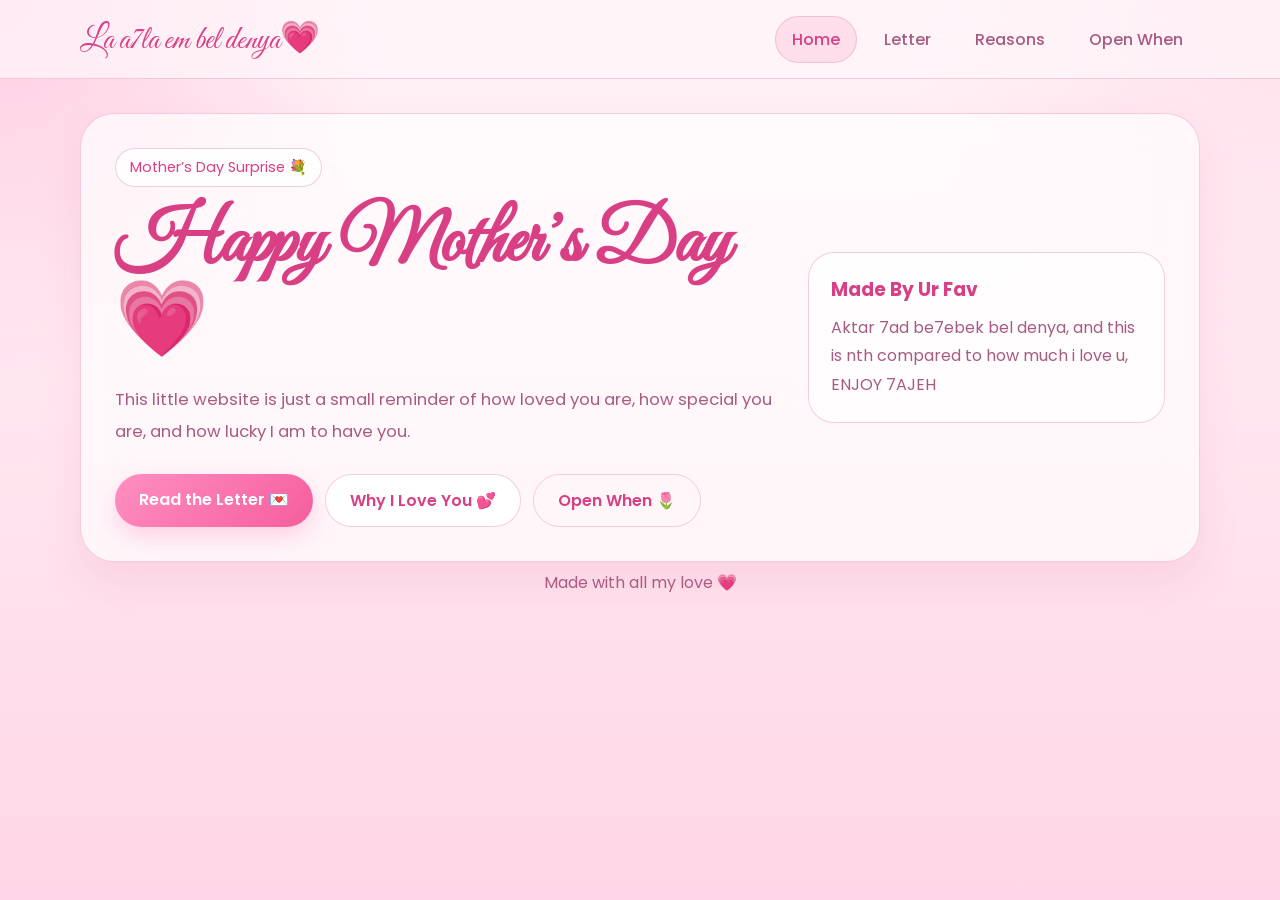
<file: index.html>
<!DOCTYPE html>
<html lang="en">
<head>
  <meta charset="UTF-8" />
  <meta name="viewport" content="width=device-width, initial-scale=1.0" />
  <title>For My Mom 💗</title>
  <link rel="preconnect" href="https://fonts.googleapis.com">
  <link rel="preconnect" href="https://fonts.gstatic.com" crossorigin>
  <link href="https://fonts.googleapis.com/css2?family=Great+Vibes&family=Poppins:wght@300;400;500;600;700&display=swap" rel="stylesheet">
  <link rel="stylesheet" href="styles.css" />
</head>
<body>
  <div class="hearts"></div>

  <header class="topbar">
    <div class="wrap nav">
      <div class="logo">La a7la em bel denya💗</div>
      <div class="nav-links">
        <a class="pill" href="index.html">Home</a>
        <a class="pill" href="letter.html">Letter</a>
        <a class="pill" href="reasons.html">Reasons</a>
        <a class="pill" href="openwhen.html">Open When</a>
      </div>
    </div>
  </header>

  <main class="wrap">
    <section class="hero glass reveal">
      <div class="hero-text">
        <p class="badge">Mother’s Day Surprise 💐</p>
        <h1>Happy Mother’s Day💗</h1>
        <p class="sub">
          This little website is just a small reminder of how loved you are,
          how special you are, and how lucky I am to have you.
        </p>

        <div class="btn-row">
          <a class="btn primary" href="letter.html">Read the Letter 💌</a>
          <a class="btn" href="reasons.html">Why I Love You 💕</a>
          <a class="btn ghost" href="openwhen.html">Open When 🌷</a>
        </div>
      </div>

      <div class="hero-side">
        <div class="mini-box">
          <h3>Made By Ur Fav</h3>
          <p>
            Aktar 7ad be7ebek bel denya, and this is nth compared to how much i love u, ENJOY 7AJEH
            
          </p>
        </div>
      </div>
    </section>


    <p class="foot">Made with all my love 💗</p>
  </main>

  <script src="app.js"></script>
</body>
</html>
</file>
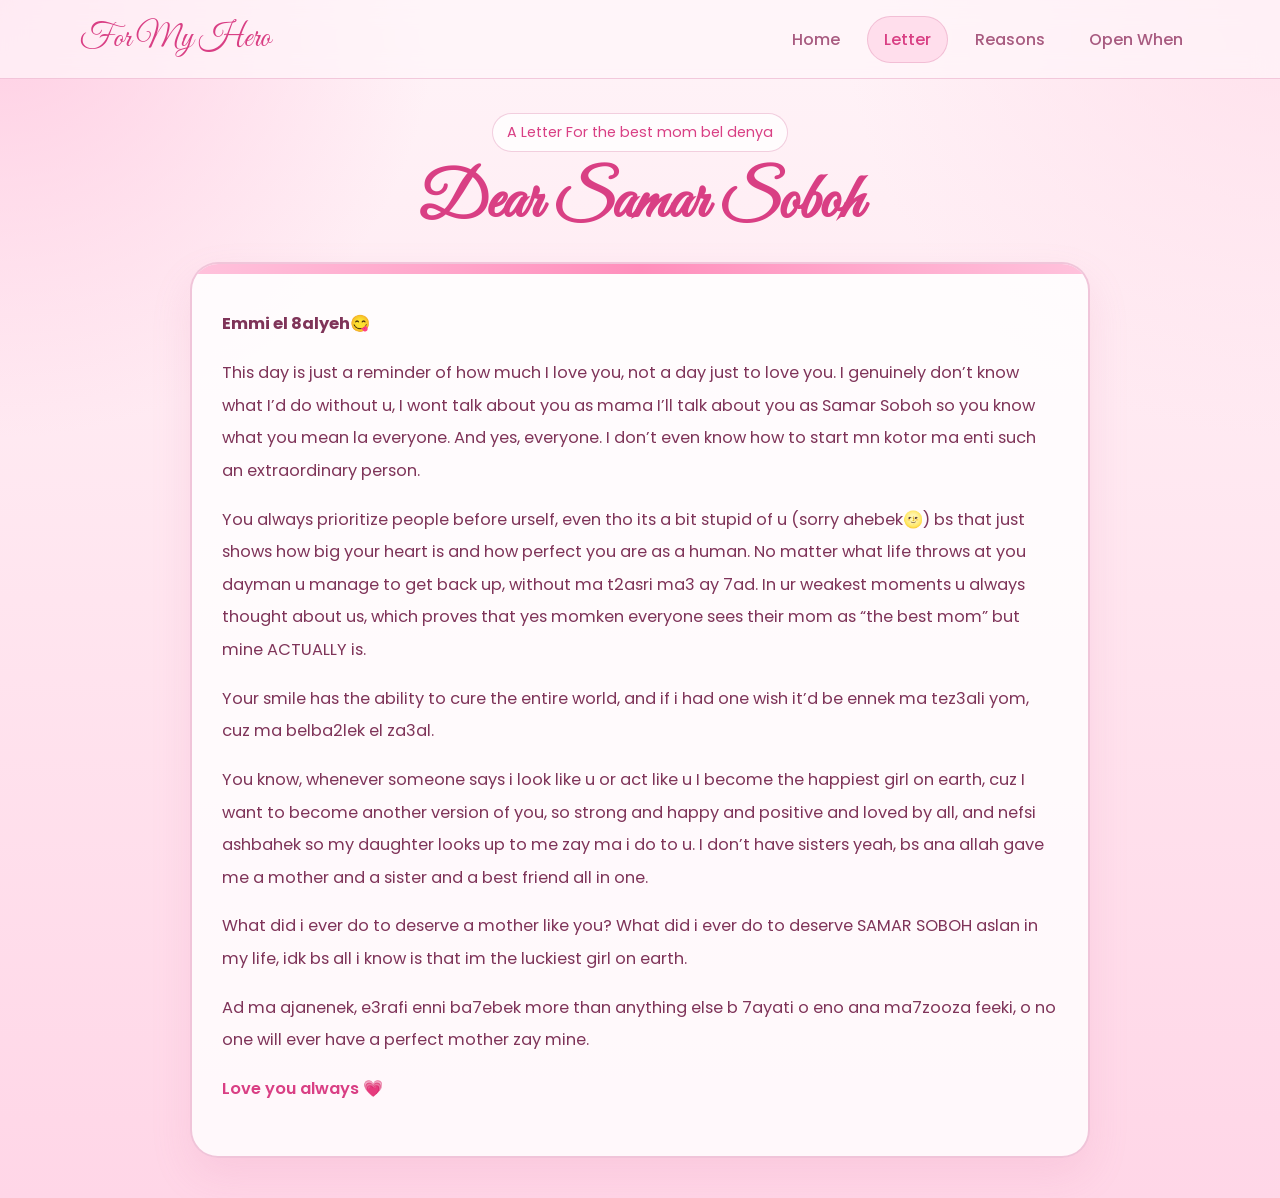
<file: letter.html>
<!DOCTYPE html>
<html lang="en">
<head>
  <meta charset="UTF-8" />
  <meta name="viewport" content="width=device-width, initial-scale=1.0" />
  <title>Letter 💌</title>
  <link rel="preconnect" href="https://fonts.googleapis.com">
  <link rel="preconnect" href="https://fonts.gstatic.com" crossorigin>
  <link href="https://fonts.googleapis.com/css2?family=Great+Vibes&family=Poppins:wght@300;400;500;600;700&display=swap" rel="stylesheet">
  <link rel="stylesheet" href="styles.css" />
</head>
<body>
  <div class="hearts"></div>

  <header class="topbar">
    <div class="wrap nav">
      <div class="logo">For My Hero</div>
      <div class="nav-links">
        <a class="pill" href="index.html">Home</a>
        <a class="pill" href="letter.html">Letter</a>
        <a class="pill" href="reasons.html">Reasons</a>
        <a class="pill" href="openwhen.html">Open When</a>
      </div>
    </div>
  </header>

  <main class="wrap">
    <section class="page-head reveal">
      <p class="badge">A Letter For the best mom bel denya</p>
      <h1 class="page-title">Dear Samar Soboh</h1>
    </section>

    <section class="letter-shell reveal delay1">
      <div class="letter-paper">
        <div class="letter-divider"></div>

        <div class="letter-content">
          <p><strong>Emmi el 8alyeh😋</strong></p>

          <p>
            This day is just a reminder of how much I love you, not a day just to love you.
            I genuinely don’t know what I’d do without u, I wont talk about you as mama I’ll talk
            about you as Samar Soboh so you know what you mean la everyone. And yes, everyone.
            I don’t even know how to start mn kotor ma enti such an extraordinary person.
          </p>

          <p>
            You always prioritize people before urself, even tho its a bit stupid of u
            (sorry ahebek🌝) bs that just shows how big your heart is and how perfect you are
            as a human. No matter what life throws at you dayman u manage to get back up,
            without ma t2asri ma3 ay 7ad. In ur weakest moments u always thought about us,
            which proves that yes momken everyone sees their mom as “the best mom” but mine ACTUALLY is.
          </p>

          <p>
            Your smile has the ability to cure the entire world, and if i had one wish it’d
            be ennek ma tez3ali yom, cuz ma belba2lek el za3al.
          </p>

          <p>
            You know, whenever someone says i look like u or act like u I become the happiest girl
            on earth, cuz I want to become another version of you, so strong and happy and positive
            and loved by all, and nefsi ashbahek so my daughter looks up to me zay ma i do to u.
            I don’t have sisters yeah, bs ana allah gave me a mother and a sister and a best friend all in one.
          </p>

          <p>
            What did i ever do to deserve a mother like you? What did i ever do to deserve
            SAMAR SOBOH aslan in my life, idk bs all i know is that im the luckiest girl on earth.
          </p>

          <p>
            Ad ma ajanenek, e3rafi enni ba7ebek more than anything else b 7ayati o eno ana ma7zooza feeki,
            o no one will ever have a perfect mother zay mine.
          </p>

          <p class="signature">Love you always 💗</p>
        </div>
      </div>
    </section>
  </main>

  <script src="app.js"></script>
</body>
</html>
</file>
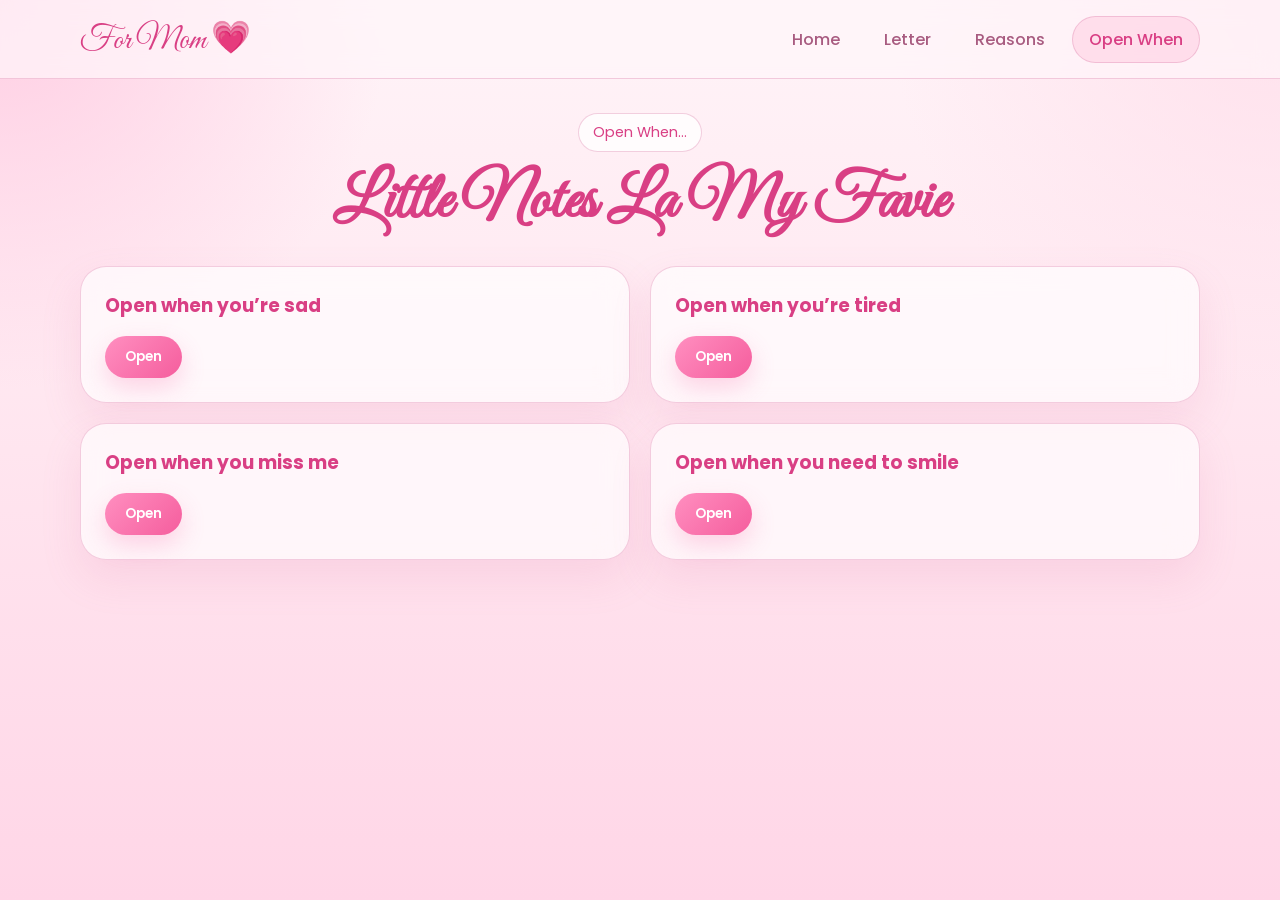
<file: openwhen.html>
<!DOCTYPE html>
<html lang="en">
<head>
  <meta charset="UTF-8" />
  <meta name="viewport" content="width=device-width, initial-scale=1.0" />
  <title>Open When 🌷</title>
  <link rel="preconnect" href="https://fonts.googleapis.com">
  <link rel="preconnect" href="https://fonts.gstatic.com" crossorigin>
  <link href="https://fonts.googleapis.com/css2?family=Great+Vibes&family=Poppins:wght@300;400;500;600;700&display=swap" rel="stylesheet">
  <link rel="stylesheet" href="styles.css" />
</head>
<body>
  <div class="hearts"></div>

  <header class="topbar">
    <div class="wrap nav">
      <div class="logo">For Mom 💗</div>
      <div class="nav-links">
        <a class="pill" href="index.html">Home</a>
        <a class="pill" href="letter.html">Letter</a>
        <a class="pill" href="reasons.html">Reasons</a>
        <a class="pill" href="openwhen.html">Open When</a>
      </div>
    </div>
  </header>

  <main class="wrap">
    <section class="page-head reveal">
      <p class="badge">Open When...</p>
      <h1 class="page-title">Little Notes La My Favie</h1>
    </section>

    <section class="open-grid reveal delay1">
      <div class="open-card glass">
        <h3>Open when you’re sad</h3>
        <button class="btn primary small-btn" onclick="toggleMessage('sadMessage')">Open</button>
        <div class="hidden-message" id="sadMessage">
          Hi my gorgeous mother, leh za3laneh???? Excuse me ma’am I said it before and I’ll say it again, enti ma belba2lek el za3allllll. Law shu ma ekoon el sabab, ensi. What do i always tell u? PROTECT UR PEACEEEEE. Go wash up ur face, and put makeup on cuz thats what calms u down😋 o ta3i netla3 njeeb akel cuz eno zaina bet7eb el akel☺️☺️. 2OOMI 7AJEH LESA ZA3LANEH 2AL, 3ndek a daughter that loves u…and food🌝 SO YALLAH T3I LETS DO SMTH TGHR SEEBIK MN EL DENYA KOLHA.
        </div>
      </div>

      <div class="open-card glass">
        <h3>Open when you’re tired</h3>
        <button class="btn primary small-btn" onclick="toggleMessage('tiredMessage')">Open</button>
        <div class="hidden-message" id="tiredMessage">
          Mmmmmm ur tired? I wont tell you not to be, it’s your right and it’s valid. Bs let me remind u meen my mom. My mom is someone elli marrat b kolshi bel denya, o edrat terja3 twa2ef 3ala rejleeha again and smile regardless. Yk if someone else went thru 1% of what u did they would’ve been in therapy istg, yet here u are the most incredible woman i’ve ever met. It’s okay to be tired, bs just know everything will pass, fa smile thru it. YOUR DAUGHTER LOVES UUUUU
        </div>
      </div>

      <div class="open-card glass">
        <h3>Open when you miss me</h3>
        <button class="btn primary small-btn" onclick="toggleMessage('missMessage')">Open</button>
        <div class="hidden-message" id="missMessage">
          U MISS ME? Leh ana wen halla2?😂😂 ELMOHEM, Regardless eza we’re fighting or ana bel moon rn I MISS U MOREEEEEE. Hahahahaha kont lamma az3al mnek anam 3nd teta o astanna ur “i miss u” msg zay a desperate ex😂😂😂😂. Elmohem, e3rafi ur daughter loves u more than herself kaman o akeed she misses u more halla2, o t5afeesh 3alay eza im on the moon rn mathalan FESH GRAVITY HERE OMLLL HAHAHAHAHAH OKAYOKAY 5LS BEKAFFI HABAL. Bs wallah jd mosh 7elo? 5ls ba7jezelna you tickets to the moon why not, fekra sa7?
        </div>
      </div>

      <div class="open-card glass">
        <h3>Open when you need to smile</h3>
        <button class="btn primary small-btn" onclick="toggleMessage('smileMessage')">Open</button>
        <div class="hidden-message" id="smileMessage">
          Ana ba2ollek what to do, “Zaina Hasan” ur smiling now sa7? Cuz ana aslan my name alone will make ur day and make u smile😎 la bamza7 lemme tell u a joke. Why did the chicken cross the road? TO GET TO THE OTHER SIDE BAHAHAHAHAHAHAHHAHAH. Tayeb balash, why did the banana go to the hospital? CUZ IT WASNT FEELING WELL AHAHAHHSHAHAHSHAH. Mo 7elweh? 5ls ana ba2ollek hay ra7 tofroti 3aleaha, lesh el egg kanat tshok b zojha? LA2ENHA SHAKSHOOKA HAHAHAHAHAHAHHA. I SEE THAT SMILE I SEE THAT SMILE, AYWA HEK aslan b3rf my jokes are amazing😋 KEEP THAT SMILE ONNNN LABE2TELLEK KTEER, I LOVE UUU.
        </div>
      </div>
    </section>
  </main>

  <script src="app.js"></script>
</body>
</html>
</file>
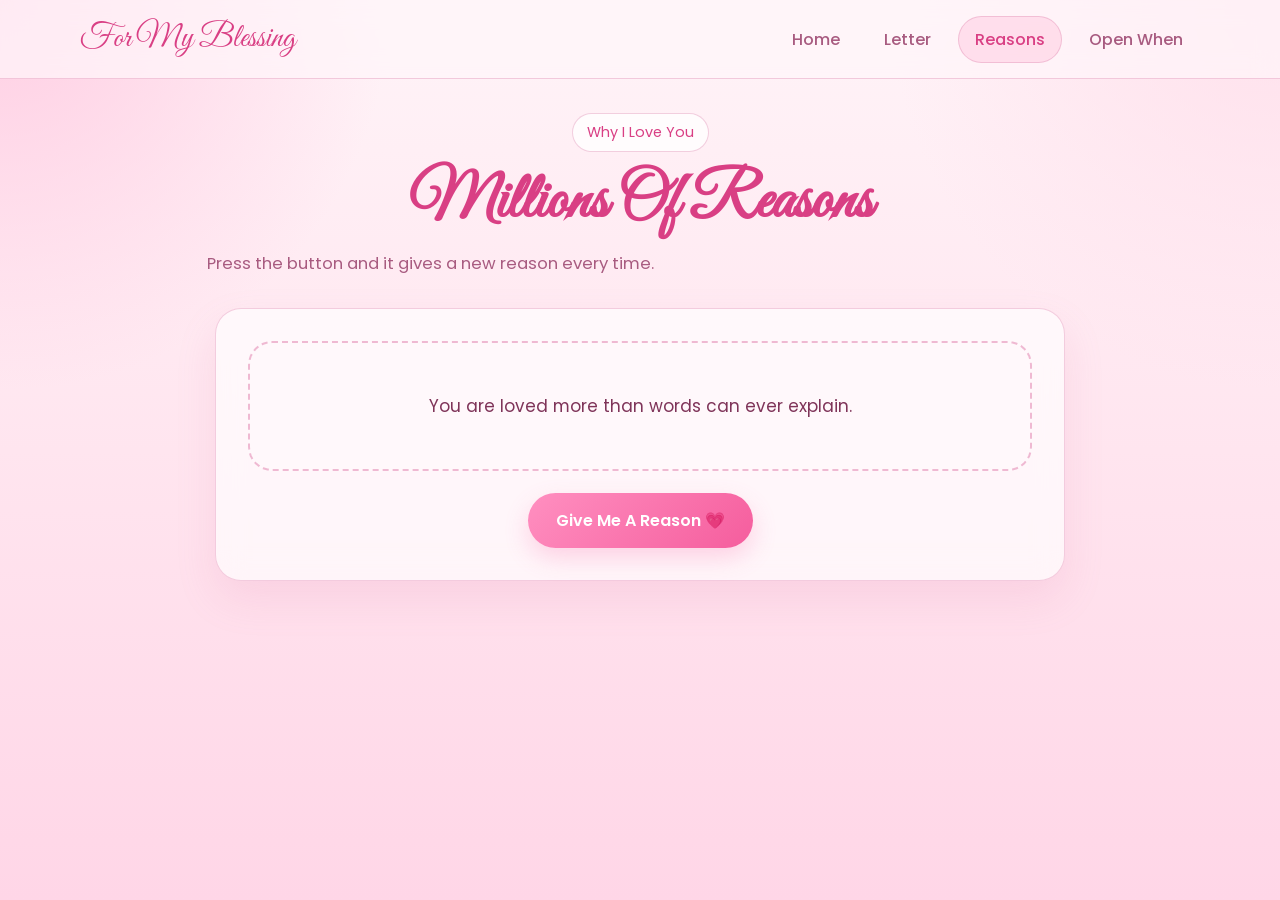
<file: reasons.html>
<!DOCTYPE html>
<html lang="en">
<head>
  <meta charset="UTF-8" />
  <meta name="viewport" content="width=device-width, initial-scale=1.0" />
  <title>Reasons 💕</title>
  <link rel="preconnect" href="https://fonts.googleapis.com">
  <link rel="preconnect" href="https://fonts.gstatic.com" crossorigin>
  <link href="https://fonts.googleapis.com/css2?family=Great+Vibes&family=Poppins:wght@300;400;500;600;700&display=swap" rel="stylesheet">
  <link rel="stylesheet" href="styles.css" />
</head>
<body>
  <div class="hearts"></div>

  <header class="topbar">
    <div class="wrap nav">
      <div class="logo">For My Blessing</div>
      <div class="nav-links">
        <a class="pill" href="index.html">Home</a>
        <a class="pill" href="letter.html">Letter</a>
        <a class="pill" href="reasons.html">Reasons</a>
        <a class="pill" href="openwhen.html">Open When</a>
      </div>
    </div>
  </header>

  <main class="wrap">
    <section class="page-head reveal">
      <p class="badge">Why I Love You</p>
      <h1 class="page-title">Millions Of Reasons</h1>
      <p class="sub center-sub">Press the button and it gives a new reason every time.</p>
    </section>

    <section class="reason-card glass reveal delay1">
      <div class="reason-output" id="reasonOutput">
        You are loved more than words can ever explain.
      </div>

      <button id="reasonBtn" class="btn primary big-btn">Give Me A Reason 💗</button>
    </section>
  </main>

  <script src="app.js"></script>
</body>
</html>
</file>
<file: styles.css>
:root {
  --bg1: #fff4f8;
  --bg2: #ffe5ef;
  --bg3: #ffd6e7;
  --pink: #ff5ca8;
  --pink-dark: #d93f84;
  --pink-soft: #fff8fb;
  --text: #7f3459;
  --muted: #a85b80;
  --line: rgba(226, 149, 185, 0.45);
  --glass: rgba(255, 255, 255, 0.68);
  --shadow: 0 18px 40px rgba(222, 115, 160, 0.14);
}

* {
  margin: 0;
  padding: 0;
  box-sizing: border-box;
}

html {
  scroll-behavior: smooth;
}

body {
  font-family: "Poppins", sans-serif;
  color: var(--text);
  min-height: 100vh;
  overflow-x: hidden;
  background:
    radial-gradient(circle at top left, rgba(255, 199, 223, 0.85), transparent 25%),
    radial-gradient(circle at top right, rgba(255, 220, 233, 0.8), transparent 25%),
    linear-gradient(180deg, var(--bg1), var(--bg2), var(--bg3));
  position: relative;
}

/* floating hearts */
.hearts {
  position: fixed;
  inset: 0;
  overflow: hidden;
  pointer-events: none;
  z-index: 0;
}

.heart {
  position: absolute;
  transform: rotate(45deg);
  border-radius: 2px;
  animation: floatUp linear forwards;
}

.heart::before,
.heart::after {
  content: "";
  position: absolute;
  width: 100%;
  height: 100%;
  background: inherit;
  border-radius: 50%;
}

.heart::before {
  top: -50%;
  left: 0;
}

.heart::after {
  top: 0;
  left: -50%;
}

@keyframes floatUp {
  0% {
    transform: translateY(0) rotate(45deg);
    opacity: 0;
  }
  10% {
    opacity: 1;
  }
  100% {
    transform: translateY(-120vh) rotate(45deg);
    opacity: 0;
  }
}

.wrap {
  width: min(1120px, 92%);
  margin: 0 auto;
  position: relative;
  z-index: 1;
}

.topbar {
  position: sticky;
  top: 0;
  z-index: 10;
  backdrop-filter: blur(12px);
  background: rgba(255, 246, 250, 0.72);
  border-bottom: 1px solid var(--line);
}

.nav {
  min-height: 78px;
  display: flex;
  align-items: center;
  justify-content: space-between;
  gap: 18px;
  flex-wrap: wrap;
}

.logo {
  font-family: "Great Vibes", cursive;
  font-size: 2rem;
  color: var(--pink-dark);
}

.nav-links {
  display: flex;
  gap: 10px;
  flex-wrap: wrap;
}

.pill {
  text-decoration: none;
  color: var(--muted);
  padding: 10px 16px;
  border-radius: 999px;
  font-weight: 500;
  border: 1px solid transparent;
  transition: 0.25s ease;
}

.pill:hover,
.pill.active {
  background: rgba(255, 214, 231, 0.72);
  border-color: var(--line);
  color: var(--pink-dark);
}

.glass {
  background: var(--glass);
  backdrop-filter: blur(14px);
  border: 1.5px solid rgba(233, 168, 198, 0.55);
  box-shadow: var(--shadow);
}

.hero {
  margin-top: 34px;
  border-radius: 34px;
  padding: 34px;
  display: grid;
  grid-template-columns: 1.5fr 0.8fr;
  gap: 24px;
  align-items: center;
}

.badge {
  display: inline-block;
  padding: 8px 14px;
  border-radius: 999px;
  background: rgba(255, 255, 255, 0.8);
  border: 1px solid var(--line);
  font-size: 0.9rem;
  color: var(--pink-dark);
  margin-bottom: 16px;
}

.hero h1,
.page-title {
  font-family: "Great Vibes", cursive;
  color: var(--pink-dark);
  line-height: 1.1;
}

.hero h1 {
  font-size: 4.7rem;
  margin-bottom: 16px;
}

.sub {
  font-size: 1.04rem;
  line-height: 1.9;
  color: var(--muted);
  max-width: 700px;
}

.center-sub {
  text-align: center;
  margin-top: 10px;
}

.btn-row {
  display: flex;
  gap: 12px;
  flex-wrap: wrap;
  margin-top: 26px;
}

.btn {
  display: inline-block;
  text-decoration: none;
  border: none;
  cursor: pointer;
  font-family: inherit;
  font-weight: 600;
  border-radius: 999px;
  padding: 13px 24px;
  transition: 0.25s ease;
}

.btn:hover {
  transform: translateY(-2px) scale(1.02);
}

.primary {
  background: linear-gradient(135deg, #ff8fc0, #f55d9d);
  color: white;
  box-shadow: 0 10px 24px rgba(245, 93, 157, 0.24);
}

.ghost {
  background: transparent;
  border: 1.5px solid var(--line);
  color: var(--pink-dark);
}

.btn:not(.primary):not(.ghost) {
  background: white;
  color: var(--pink-dark);
  border: 1.5px solid var(--line);
}

.big-btn {
  font-size: 1rem;
  padding: 15px 28px;
}

.small-btn {
  margin-top: 12px;
  padding: 11px 20px;
}

.hero-side .mini-box,
.card-mini,
.reason-card,
.open-card {
  border-radius: 26px;
}

.mini-box {
  padding: 22px;
  background: rgba(255,255,255,0.72);
  border: 1.5px solid var(--line);
}

.mini-box h3 {
  color: var(--pink-dark);
  margin-bottom: 10px;
}

.mini-box p {
  line-height: 1.8;
  color: var(--muted);
}


.page-head {
  text-align: center;
  margin-top: 34px;
}

.page-title {
  font-size: 4rem;
}

.letter-shell {
  margin: 24px auto 40px;
  max-width: 900px;
}

.letter-paper {
  position: relative;
  background: rgba(255, 255, 255, 0.82);
  border: 2px solid rgba(233, 168, 198, 0.65);
  border-radius: 28px;
  box-shadow: var(--shadow);
  overflow: hidden;
}

.letter-divider {
  height: 10px;
  background: linear-gradient(90deg, #ffc2dc, #ff8fbc, #ffc2dc);
}

.letter-content {
  padding: 34px 30px;
}

.letter-content p {
  line-height: 2;
  margin-bottom: 16px;
  font-size: 1.02rem;
}

.signature {
  color: var(--pink-dark);
  font-weight: 600;
}

.reason-card {
  max-width: 850px;
  margin: 28px auto 0;
  padding: 32px;
  text-align: center;
}

.reason-output {
  min-height: 130px;
  margin-bottom: 22px;
  padding: 24px;
  display: grid;
  place-items: center;
  text-align: center;
  border-radius: 24px;
  background: var(--pink-soft);
  border: 2px dashed rgba(232, 159, 193, 0.7);
  color: var(--text);
  line-height: 1.9;
  font-size: 1.06rem;
}

.open-grid {
  margin: 28px 0 44px;
  display: grid;
  grid-template-columns: repeat(2, 1fr);
  gap: 20px;
}

.open-card {
  padding: 24px;
}

.open-card h3 {
  color: var(--pink-dark);
  margin-bottom: 4px;
}

.hidden-message {
  display: none;
  margin-top: 18px;
  padding: 18px;
  border-radius: 18px;
  background: rgba(255, 248, 251, 0.95);
  border: 1px solid rgba(233, 168, 198, 0.55);
  line-height: 1.95;
  color: var(--text);
}

.foot {
  text-align: center;
  color: var(--muted);
  padding: 8px 0 34px;
}

/* reveal */
.reveal {
  opacity: 0;
  transform: translateY(18px);
  animation: revealUp 0.8s ease forwards;
}

.delay1 { animation-delay: 0.18s; }

@keyframes revealUp {
  to {
    opacity: 1;
    transform: translateY(0);
  }
}

/* responsive */
@media (max-width: 900px) {
  .hero {
    grid-template-columns: 1fr;
  }

  
  .open-grid {
    grid-template-columns: 1fr;
  }

  .hero h1,
  .page-title {
    font-size: 3.2rem;
  }
}

@media (max-width: 600px) {
  .nav {
    justify-content: center;
  }

  .logo {
    width: 100%;
    text-align: center;
  }

  .hero,
  .reason-card,
  .open-card,
  .card-mini {
    padding: 20px;
  }

  .hero h1,
  .page-title {
    font-size: 2.5rem;
  }

  .letter-content {
    padding: 24px 18px;
  }

  .letter-content p,
  .sub,
  .reason-output,
  .hidden-message {
    font-size: 0.97rem;
  }
}
</file>
